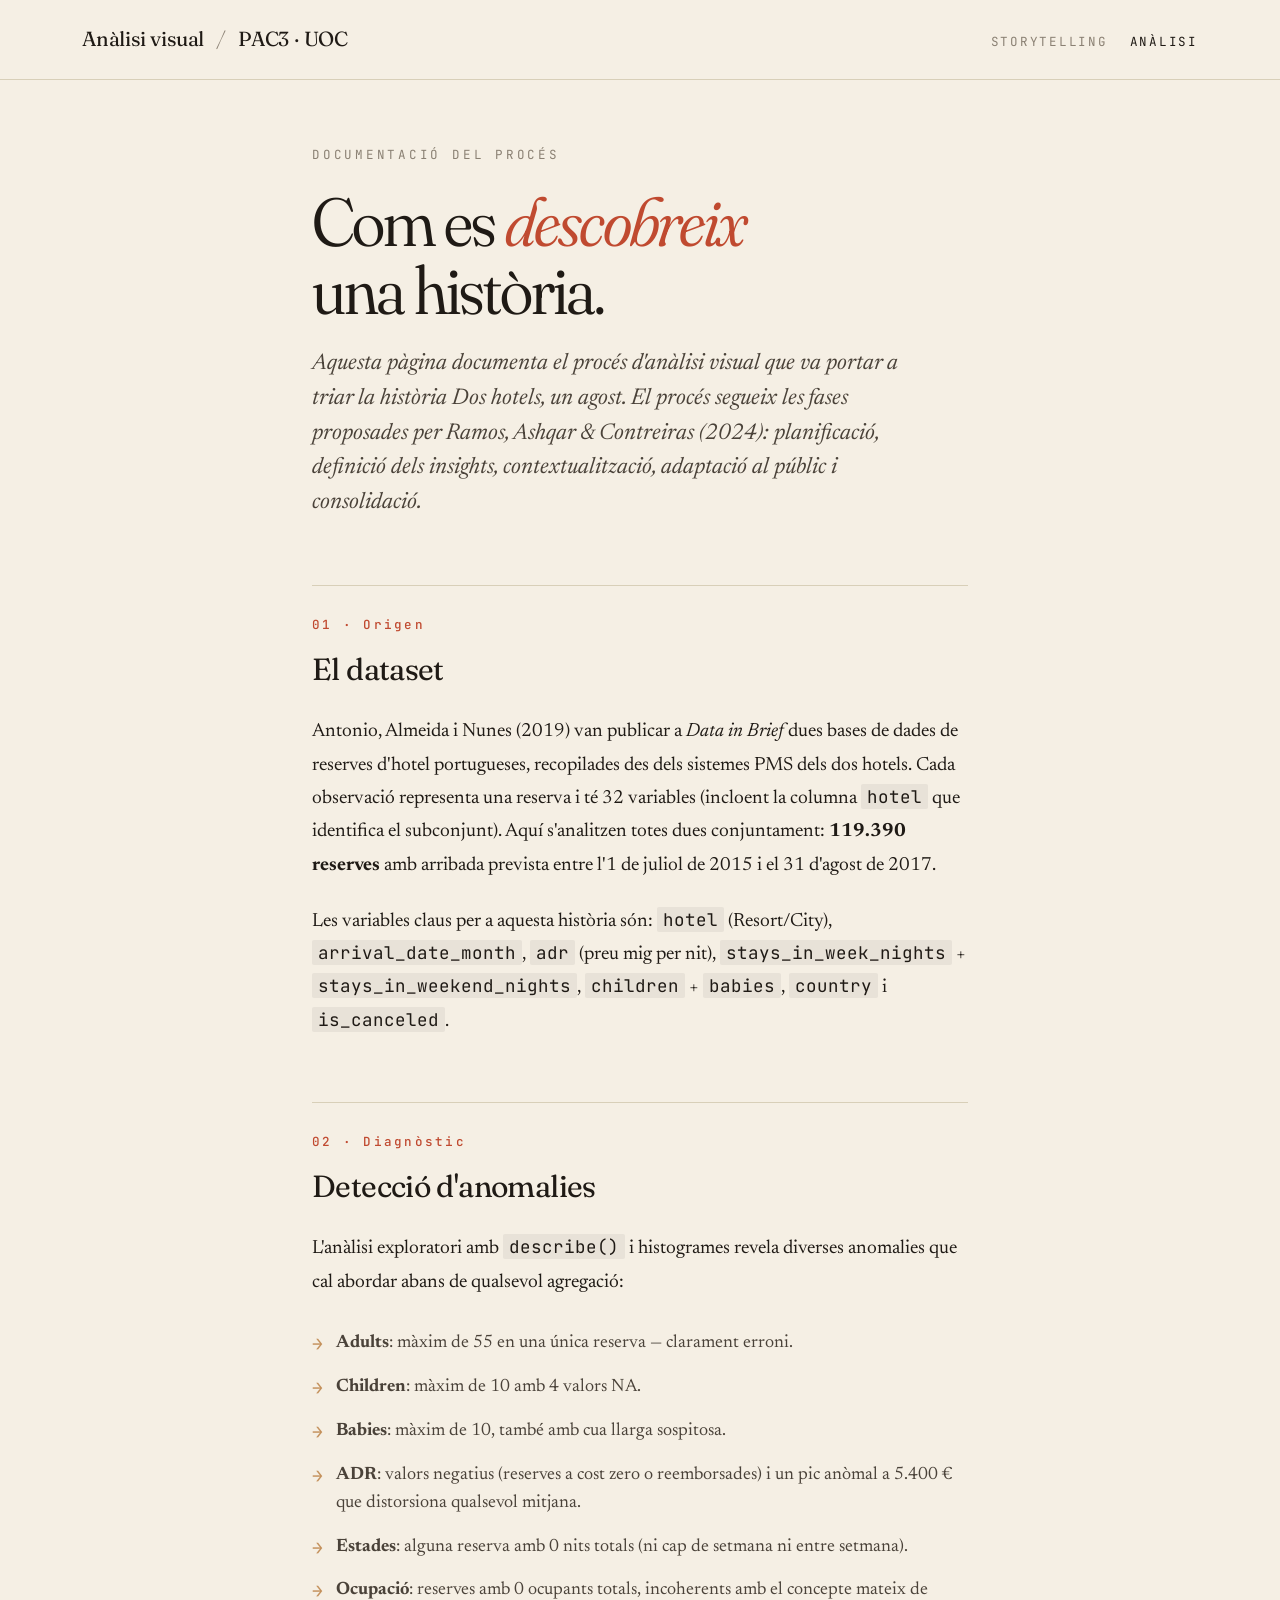
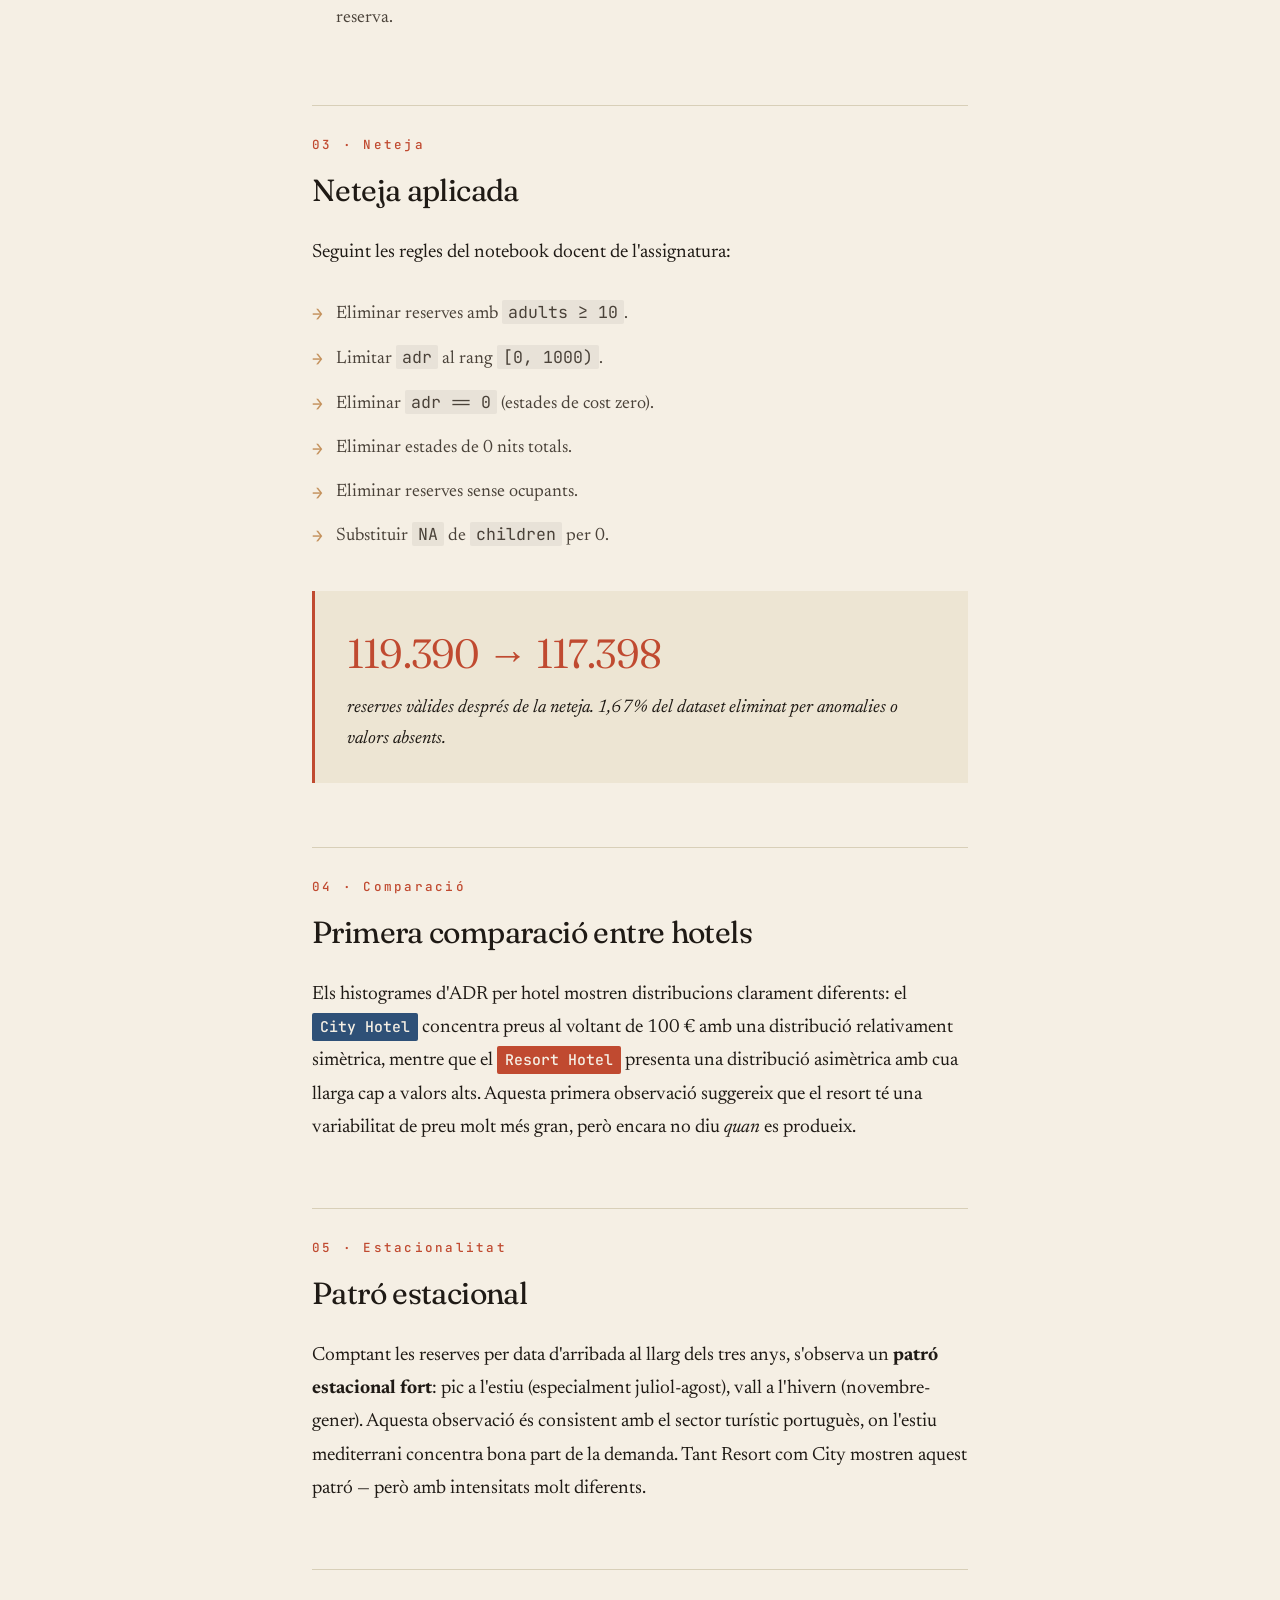
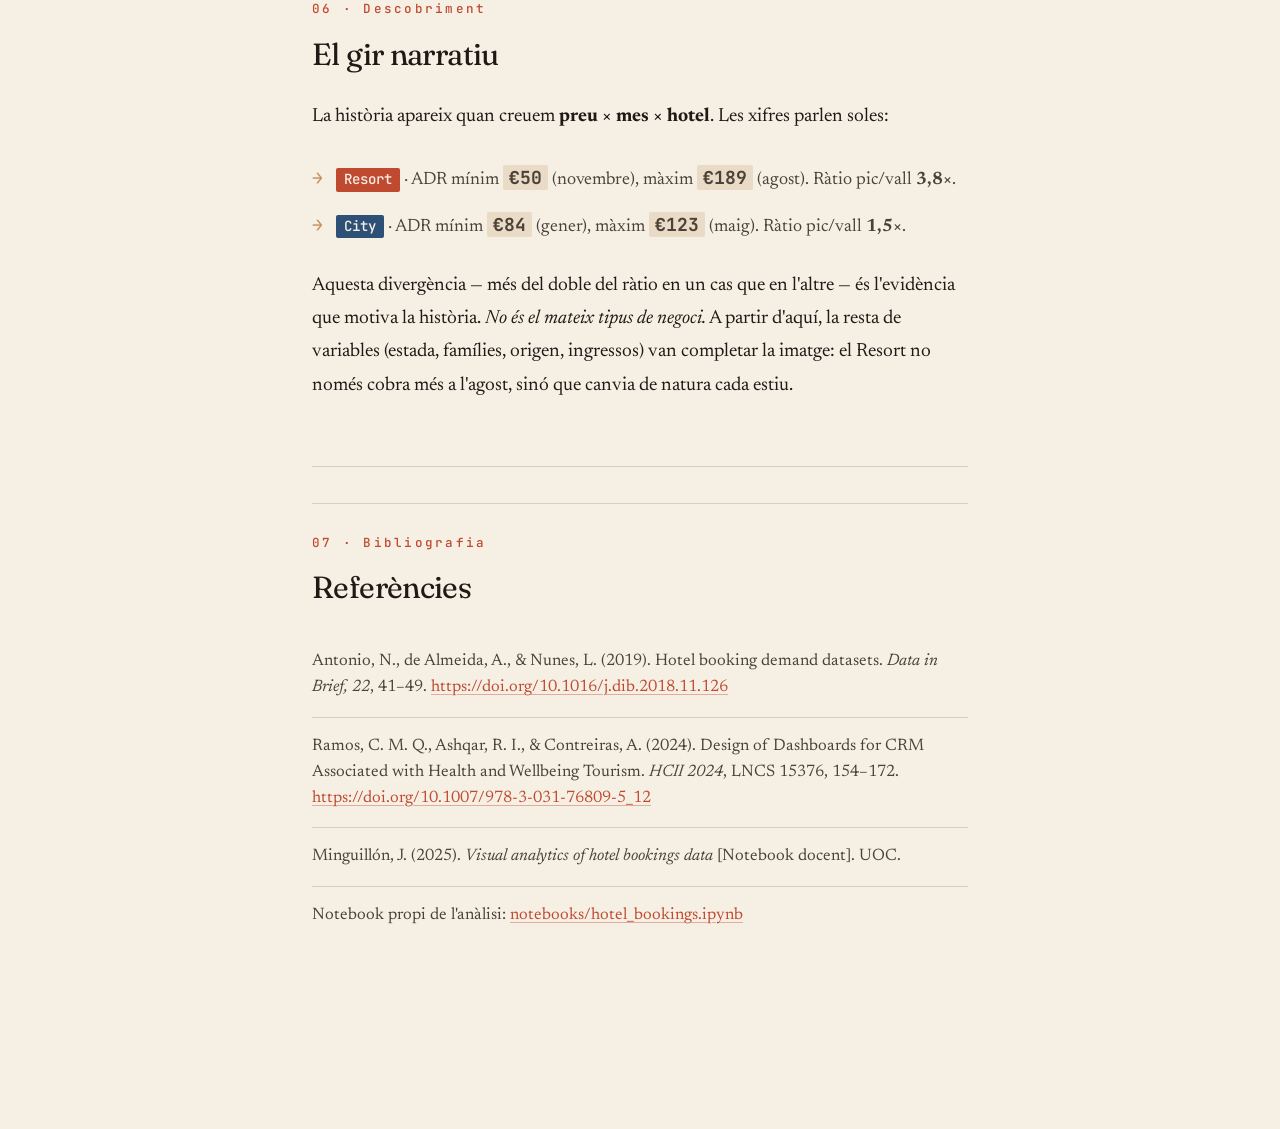
<file: analisi.html>
<!DOCTYPE html>
<html lang="ca">
<head>
  <meta charset="UTF-8" />
  <meta name="viewport" content="width=device-width, initial-scale=1.0" />
  <title>Anàlisi visual · Procés · PAC3</title>
  <meta name="description" content="Documentació del procés analític que va portar a la història 'Dos hotels, un agost'." />
  <meta name="robots" content="noindex,nofollow" />

  <link rel="preconnect" href="https://fonts.googleapis.com" />
  <link rel="preconnect" href="https://fonts.gstatic.com" crossorigin />
  <link href="https://fonts.googleapis.com/css2?family=Fraunces:opsz,wght,SOFT@9..144,300..900,0..100&family=Newsreader:ital,opsz,wght@0,6..72,300..700;1,6..72,300..700&family=JetBrains+Mono:wght@400;500;700&display=swap" rel="stylesheet" />

  <link rel="stylesheet" href="css/pages.css?v=7" />
</head>
<body>

  <header class="page-header">
    <div class="page-header-inner">
      <h1 class="page-header-title">
        <span>Anàlisi visual</span><span class="pipe">/</span><span>PAC3 · UOC</span>
      </h1>
      <nav class="page-header-nav">
        <a href="index.html">Storytelling</a>
        <a href="analisi.html" class="is-current">Anàlisi</a>
      </nav>
    </div>
  </header>

  <main class="analisi">
    <div class="analisi-wrap">

      <div class="analisi-eyebrow">Documentació del procés</div>
      <h1 class="analisi-title">Com es <em>descobreix</em><br/>una història.</h1>
      <p class="analisi-deck">
        Aquesta pàgina documenta el procés d'anàlisi visual que va portar a triar la història <em>Dos hotels, un agost</em>. El procés segueix les fases proposades per Ramos, Ashqar &amp; Contreiras (2024): planificació, definició dels insights, contextualització, adaptació al públic i consolidació.
      </p>

      <!-- ============ 1 ============ -->
      <section class="analisi-section">
        <h2 data-num="01 · Origen">El dataset</h2>
        <p>
          Antonio, Almeida i Nunes (2019) van publicar a <em>Data in Brief</em> dues bases de dades de reserves d'hotel portugueses, recopilades des dels sistemes PMS dels dos hotels. Cada observació representa una reserva i té 32 variables (incloent la columna <code>hotel</code> que identifica el subconjunt). Aquí s'analitzen totes dues conjuntament: <strong>119.390 reserves</strong> amb arribada prevista entre l'1 de juliol de 2015 i el 31 d'agost de 2017.
        </p>
        <p>
          Les variables claus per a aquesta història són: <code>hotel</code> (Resort/City), <code>arrival_date_month</code>, <code>adr</code> (preu mig per nit), <code>stays_in_week_nights</code> + <code>stays_in_weekend_nights</code>, <code>children</code> + <code>babies</code>, <code>country</code> i <code>is_canceled</code>.
        </p>
      </section>

      <!-- ============ 2 ============ -->
      <section class="analisi-section">
        <h2 data-num="02 · Diagnòstic">Detecció d'anomalies</h2>
        <p>
          L'anàlisi exploratori amb <code>describe()</code> i histogrames revela diverses anomalies que cal abordar abans de qualsevol agregació:
        </p>
        <ul>
          <li><strong>Adults</strong>: màxim de 55 en una única reserva — clarament erroni.</li>
          <li><strong>Children</strong>: màxim de 10 amb 4 valors NA.</li>
          <li><strong>Babies</strong>: màxim de 10, també amb cua llarga sospitosa.</li>
          <li><strong>ADR</strong>: valors negatius (reserves a cost zero o reemborsades) i un pic anòmal a 5.400 € que distorsiona qualsevol mitjana.</li>
          <li><strong>Estades</strong>: alguna reserva amb 0 nits totals (ni cap de setmana ni entre setmana).</li>
          <li><strong>Ocupació</strong>: reserves amb 0 ocupants totals, incoherents amb el concepte mateix de reserva.</li>
        </ul>
      </section>

      <!-- ============ 3 ============ -->
      <section class="analisi-section">
        <h2 data-num="03 · Neteja">Neteja aplicada</h2>
        <p>
          Seguint les regles del notebook docent de l'assignatura:
        </p>
        <ul>
          <li>Eliminar reserves amb <code>adults ≥ 10</code>.</li>
          <li>Limitar <code>adr</code> al rang <code>[0, 1000)</code>.</li>
          <li>Eliminar <code>adr == 0</code> (estades de cost zero).</li>
          <li>Eliminar estades de 0 nits totals.</li>
          <li>Eliminar reserves sense ocupants.</li>
          <li>Substituir <code>NA</code> de <code>children</code> per 0.</li>
        </ul>

        <div class="callout">
          <span class="callout-num">119.390 → 117.398</span>
          reserves vàlides després de la neteja. <em>1,67% del dataset eliminat per anomalies o valors absents.</em>
        </div>
      </section>

      <!-- ============ 4 ============ -->
      <section class="analisi-section">
        <h2 data-num="04 · Comparació">Primera comparació entre hotels</h2>
        <p>
          Els histogrames d'ADR per hotel mostren distribucions clarament diferents: el <span class="tag tag-city">City Hotel</span> concentra preus al voltant de 100 € amb una distribució relativament simètrica, mentre que el <span class="tag tag-resort">Resort Hotel</span> presenta una distribució asimètrica amb cua llarga cap a valors alts. Aquesta primera observació suggereix que el resort té una variabilitat de preu molt més gran, però encara no diu <em>quan</em> es produeix.
        </p>
      </section>

      <!-- ============ 5 ============ -->
      <section class="analisi-section">
        <h2 data-num="05 · Estacionalitat">Patró estacional</h2>
        <p>
          Comptant les reserves per data d'arribada al llarg dels tres anys, s'observa un <strong>patró estacional fort</strong>: pic a l'estiu (especialment juliol-agost), vall a l'hivern (novembre-gener). Aquesta observació és consistent amb el sector turístic portuguès, on l'estiu mediterrani concentra bona part de la demanda. Tant Resort com City mostren aquest patró — però amb intensitats molt diferents.
        </p>
      </section>

      <!-- ============ 6 ============ -->
      <section class="analisi-section">
        <h2 data-num="06 · Descobriment">El gir narratiu</h2>
        <p>
          La història apareix quan creuem <strong>preu × mes × hotel</strong>. Les xifres parlen soles:
        </p>
        <ul>
          <li><span class="tag tag-resort">Resort</span> · ADR mínim <span class="num">€50</span> (novembre), màxim <span class="num">€189</span> (agost). Ràtio pic/vall <strong>3,8×</strong>.</li>
          <li><span class="tag tag-city">City</span> · ADR mínim <span class="num">€84</span> (gener), màxim <span class="num">€123</span> (maig). Ràtio pic/vall <strong>1,5×</strong>.</li>
        </ul>
        <p>
          Aquesta divergència — més del doble del ràtio en un cas que en l'altre — és l'evidència que motiva la història. <em>No és el mateix tipus de negoci.</em> A partir d'aquí, la resta de variables (estada, famílies, origen, ingressos) van completar la imatge: el Resort no només cobra més a l'agost, sinó que canvia de natura cada estiu.
        </p>
      </section>

      <!-- ============ 7 ============ -->
      <section class="analisi-section refs">
        <h2 data-num="07 · Bibliografia">Referències</h2>
        <ul>
          <li>
            Antonio, N., de Almeida, A., &amp; Nunes, L. (2019). Hotel booking demand datasets. <em>Data in Brief, 22</em>, 41–49. <a href="https://doi.org/10.1016/j.dib.2018.11.126" target="_blank" rel="noopener">https://doi.org/10.1016/j.dib.2018.11.126</a>
          </li>
          <li>
            Ramos, C. M. Q., Ashqar, R. I., &amp; Contreiras, A. (2024). Design of Dashboards for CRM Associated with Health and Wellbeing Tourism. <em>HCII 2024</em>, LNCS 15376, 154–172. <a href="https://doi.org/10.1007/978-3-031-76809-5_12" target="_blank" rel="noopener">https://doi.org/10.1007/978-3-031-76809-5_12</a>
          </li>
          <li>
            Minguillón, J. (2025). <em>Visual analytics of hotel bookings data</em> [Notebook docent]. UOC.
          </li>
          <li>
            Notebook propi de l'anàlisi: <a href="https://github.com/marcgarreta/uoc-vis-pac3/blob/main/notebooks/hotel_bookings.ipynb" target="_blank" rel="noopener">notebooks/hotel_bookings.ipynb</a>
          </li>
        </ul>
      </section>

    </div>
  </main>

</body>
</html>
</file>
<file: css/pages.css>
/* =========================================================
   pages.css — Estils per a analisi.html
   ========================================================= */

:root {
  --color-paper: #F5EFE4;
  --color-paper-dark: #EDE5D3;
  --color-paper-deep: #2A2520;
  --color-ink: #1F1A15;
  --color-ink-soft: #4A4239;
  --color-ink-mute: #8A8073;

  --color-resort: #C04A30;
  --color-resort-soft: #E8B5A8;
  --color-city: #2E5077;
  --color-city-soft: #B5C5D6;

  --color-gold: #C4915C;
  --color-rule: #D8CFB8;

  --font-display: 'Fraunces', Georgia, serif;
  --font-body:    'Newsreader', Georgia, serif;
  --font-mono:    'JetBrains Mono', ui-monospace, monospace;
}

*, *::before, *::after { box-sizing: border-box; }
html, body { margin: 0; padding: 0; }

html { font-size: 17px; -webkit-text-size-adjust: 100%; }

body {
  background: var(--color-paper);
  color: var(--color-ink);
  font-family: var(--font-body);
  font-size: 1.125rem;
  line-height: 1.7;
  -webkit-font-smoothing: antialiased;
  -moz-osx-font-smoothing: grayscale;
  font-feature-settings: "kern", "liga", "onum";
}

.tag {
  display: inline-block;
  font-family: var(--font-mono);
  font-size: 0.78em;
  font-weight: 500;
  padding: 1px 8px;
  border-radius: 2px;
}
.tag-resort { background: var(--color-resort); color: var(--color-paper); }
.tag-city   { background: var(--color-city);   color: var(--color-paper); }

.num {
  font-family: var(--font-mono);
  font-weight: 700;
  background: rgba(196, 145, 92, 0.22);
  padding: 1px 6px;
  border-radius: 2px;
}

code {
  font-family: var(--font-mono);
  font-size: 0.92em;
  background: rgba(31, 26, 21, 0.06);
  padding: 1px 6px;
  border-radius: 2px;
}

a {
  color: var(--color-resort);
  text-decoration: underline;
  text-decoration-thickness: 1px;
  text-underline-offset: 3px;
  text-decoration-color: rgba(192, 74, 48, 0.4);
}
a:hover { text-decoration-color: var(--color-resort); }

/* ---------------- HEADER (compartit) ---------------- */
.page-header {
  border-bottom: 1px solid var(--color-rule);
  padding: 22px 0;
  background: var(--color-paper);
}
.page-header-inner {
  max-width: 1180px;
  margin: 0 auto;
  padding: 0 32px;
  display: flex;
  justify-content: space-between;
  align-items: baseline;
  gap: 24px;
  flex-wrap: wrap;
}
.page-header-title {
  font-family: var(--font-display);
  font-weight: 400;
  font-size: 1.2rem;
  letter-spacing: -0.01em;
  font-variation-settings: "opsz" 18;
  margin: 0;
}
.page-header-title .pipe {
  color: var(--color-ink-mute);
  margin: 0 12px;
  font-weight: 200;
}
.page-header-nav {
  display: flex;
  gap: 22px;
}
.page-header-nav a {
  font-family: var(--font-mono);
  font-size: 0.74rem;
  letter-spacing: 0.14em;
  text-transform: uppercase;
  color: var(--color-ink-mute);
  text-decoration: none;
}
.page-header-nav a:hover,
.page-header-nav a.is-current { color: var(--color-ink); }

/* =========================================================
   ANALISI — article layout
   ========================================================= */
.analisi {
  background: var(--color-paper);
  padding: 64px 0 120px;
}
.analisi-wrap {
  max-width: 720px;
  margin: 0 auto;
  padding: 0 32px;
}

.analisi-eyebrow {
  font-family: var(--font-mono);
  font-size: 0.74rem;
  letter-spacing: 0.22em;
  text-transform: uppercase;
  color: var(--color-ink-mute);
  margin-bottom: 22px;
}
.analisi-title {
  font-family: var(--font-display);
  font-size: clamp(44px, 5.5vw, 68px);
  font-weight: 350;
  line-height: 1;
  letter-spacing: -0.03em;
  margin: 0 0 24px;
  font-variation-settings: "opsz" 96, "SOFT" 50;
}
.analisi-title em { font-style: italic; color: var(--color-resort); }

.analisi-deck {
  font-family: var(--font-body);
  font-size: 1.32rem;
  line-height: 1.55;
  font-style: italic;
  color: var(--color-ink-soft);
  margin: 0 0 64px;
  max-width: 620px;
  font-variation-settings: "opsz" 36;
}

.analisi-section {
  margin: 64px 0;
}
.analisi-section h2 {
  font-family: var(--font-display);
  font-size: 1.8rem;
  font-weight: 400;
  letter-spacing: -0.02em;
  margin: 0 0 20px;
  padding-top: 28px;
  border-top: 1px solid var(--color-rule);
  font-variation-settings: "opsz" 36, "SOFT" 30;
}
.analisi-section h2::before {
  content: attr(data-num);
  font-family: var(--font-mono);
  font-size: 0.74rem;
  font-weight: 500;
  color: var(--color-resort);
  display: block;
  letter-spacing: 0.18em;
  margin-bottom: 8px;
}

.analisi-section p {
  font-size: 1.12rem;
  line-height: 1.75;
  color: var(--color-ink);
  margin: 0 0 1.2em;
  font-variation-settings: "opsz" 24;
}

.analisi-section ul {
  padding-left: 0;
  list-style: none;
}
.analisi-section li {
  padding: 8px 0 8px 24px;
  position: relative;
  font-size: 1.06rem;
  color: var(--color-ink-soft);
  line-height: 1.55;
}
.analisi-section li::before {
  content: "→";
  position: absolute;
  left: 0;
  color: var(--color-gold);
  font-family: var(--font-mono);
  font-weight: 500;
}

.callout {
  background: var(--color-paper-dark);
  padding: 28px 32px;
  margin: 32px 0;
  border-left: 3px solid var(--color-resort);
  font-family: var(--font-body);
  font-size: 1.08rem;
  font-style: italic;
  color: var(--color-ink);
}
.callout-num {
  display: block;
  font-family: var(--font-display);
  font-size: 2.4rem;
  font-style: normal;
  font-weight: 350;
  color: var(--color-resort);
  letter-spacing: -0.02em;
  margin-bottom: 4px;
}

.refs {
  border-top: 1px solid var(--color-rule);
  margin-top: 64px;
  padding-top: 36px;
}
.refs li {
  padding-left: 0;
  border-bottom: 1px solid var(--color-rule);
  padding: 16px 0;
  font-size: 0.98rem;
  line-height: 1.55;
  color: var(--color-ink-soft);
}
.refs li::before { content: none; }
.refs li:last-child { border-bottom: 0; }

@media (max-width: 640px) {
  html { font-size: 16px; }
  .analisi-wrap { padding: 0 22px; }
  .analisi-title { font-size: 40px; }
}
</file>
